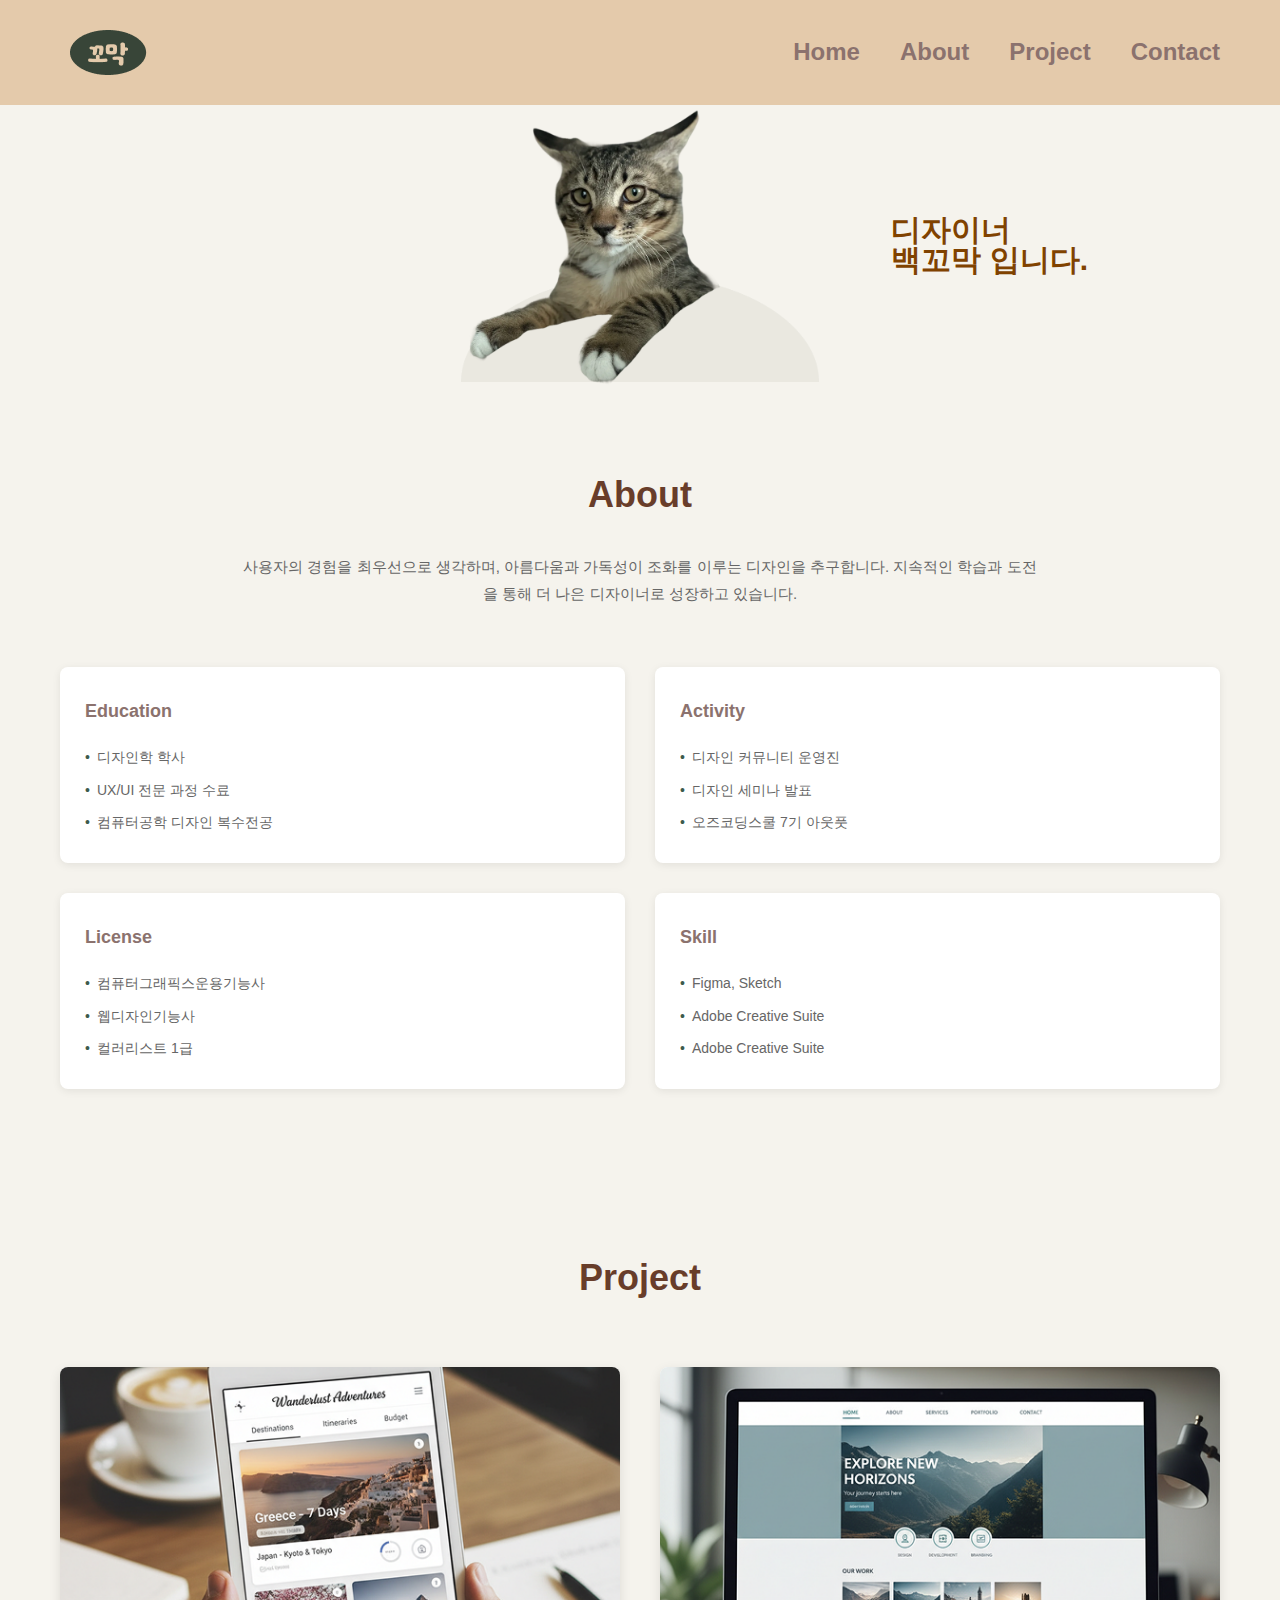
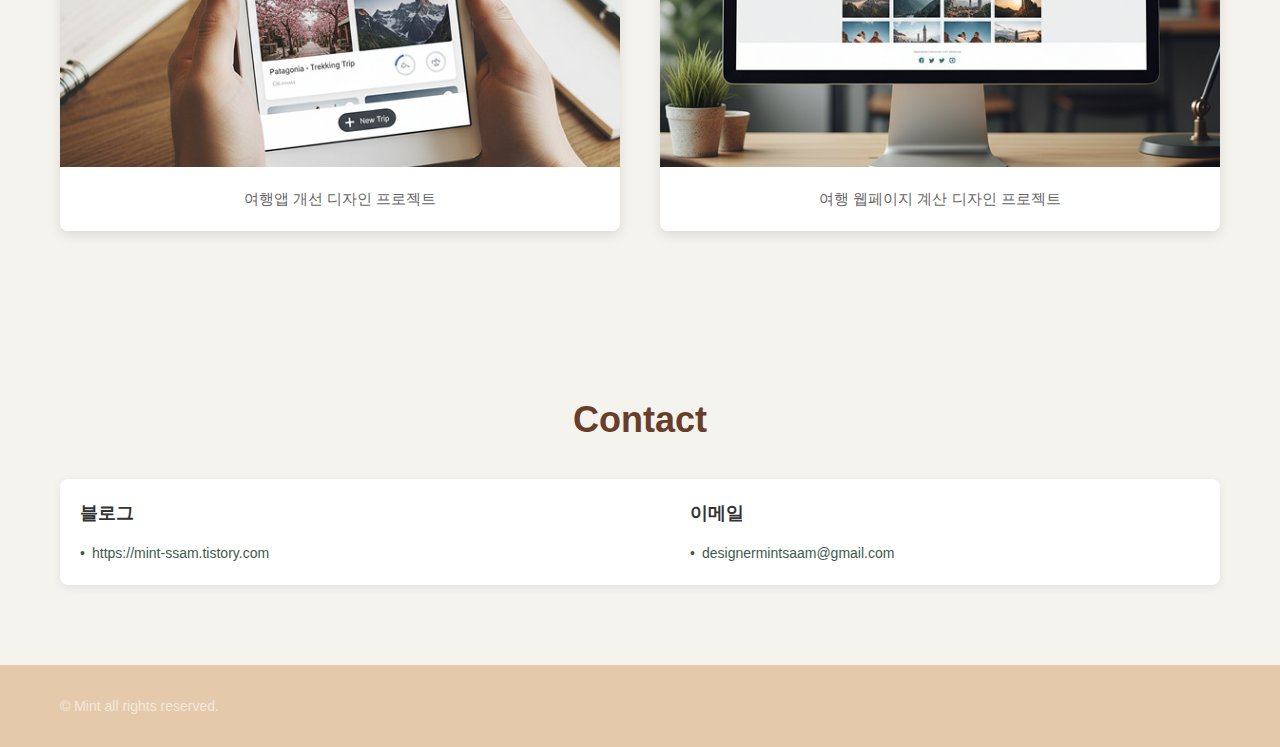
<file: index.html>
<!DOCTYPE html>
<html lang="ko">
<head>
    <meta charset="UTF-8">
    <meta name="viewport" content="width=device-width, initial-scale=1.0">
    <title>민정혜 - 디자이너 포트폴리오</title>
    <link rel="stylesheet" href="style.css">
</head>
<body>
    <!-- Header -->
    <header>
        <div class="logo">
            <a href="index.html"><img src="images/logo.png" alt="꼬막로고"></a>
        </div>
        <nav>
            <ul>
                <li><a href="#home">Home</a></li>
                <li><a href="#about">About</a></li>
                <li><a href="#project">Project</a></li>
                <li><a href="#contact">Contact</a></li>
            </ul>
        </nav>
    </header>

    <!-- Hero Section -->
    <section id="home" class="hero">
        <img src="images/cat-hero.png" alt="고양이 백꼬막">
        <div class="hero-text">
            <p>디자이너</p>
            <p>백꼬막 입니다.</p>
        </div>
    </section>


    <!-- About Section -->
    <section id="about" class="about">
        <h2>About</h2>
        <p class="about-intro">
            사용자의 경험을 최우선으로 생각하며, 아름다움과 가독성이 조화를 이루는 디자인을 추구합니다. 
            지속적인 학습과 도전을 통해 더 나은 디자이너로 성장하고 있습니다.
        </p>
        
        <div class="about-details">
            <section class="about-card">
                <h3>Education</h3>
                <ul>
                    <li>디자인학 학사</li>
                    <li>UX/UI 전문 과정 수료</li>
                    <li>컴퓨터공학 디자인 복수전공</li>
                </ul>
            </section>

            <section class="about-card">
                <h3>Activity</h3>
                <ul>
                    <li>디자인 커뮤니티 운영진</li>
                    <li>디자인 세미나 발표</li>
                    <li>오즈코딩스쿨 7기 아웃풋</li>
                </ul>
            </section>

            <section class="about-card">
                <h3>License</h3>
                <ul>
                    <li>컴퓨터그래픽스운용기능사</li>
                    <li>웹디자인기능사</li>
                    <li>컬러리스트 1급</li>
                </ul>
            </section>

            <section class="about-card">
                <h3>Skill</h3>
                <ul>
                    <li>Figma, Sketch</li>
                    <li>Adobe Creative Suite</li>
                    <li>Adobe Creative Suite</li>
                </ul>
            </section>
        </div>
    </section>

    <!-- Project Section -->
    <section id="project" class="project">
        <h2>Project</h2>
        
        <div class="project-container">
            <section class="project-item">
                <figure>
                    <img src="images/project1.png" alt="여행앱 개선 디자인 프로젝트">
                    <figcaption>여행앱 개선 디자인 프로젝트</figcaption>
                </figure>
            </section>

            <section class="project-item">
                <figure>
                    <img src="images/project2.png" alt="여행 웹페이지 계산 디자인 프로젝트">
                    <figcaption>여행 웹페이지 계산 디자인 프로젝트</figcaption>
                </figure>
            </section>
        </div>
    </section>

    <!-- Contact Section -->
    <section id="contact" class="contact">
        <h2>Contact</h2>
        
        <div class="contact-container">
            <section class="contact-item">
                <h3>블로그</h3>
                <ul>
                    <li><a href="https://mint-ssam.tistory.com">https://mint-ssam.tistory.com</a></li>
                </ul>
            </section>

            <section class="contact-item">
                <h3>이메일</h3>
                <ul>
                    <li><a href="mailto:designermintsaam@gmail.com">designermintsaam@gmail.com</a></li>
                </ul>
            </section>
        </div>
    </section>

    <!-- Footer -->
    <footer>
        <p>&copy; Mint all rights reserved.</p>
    </footer>
</body>
</html>
</file>
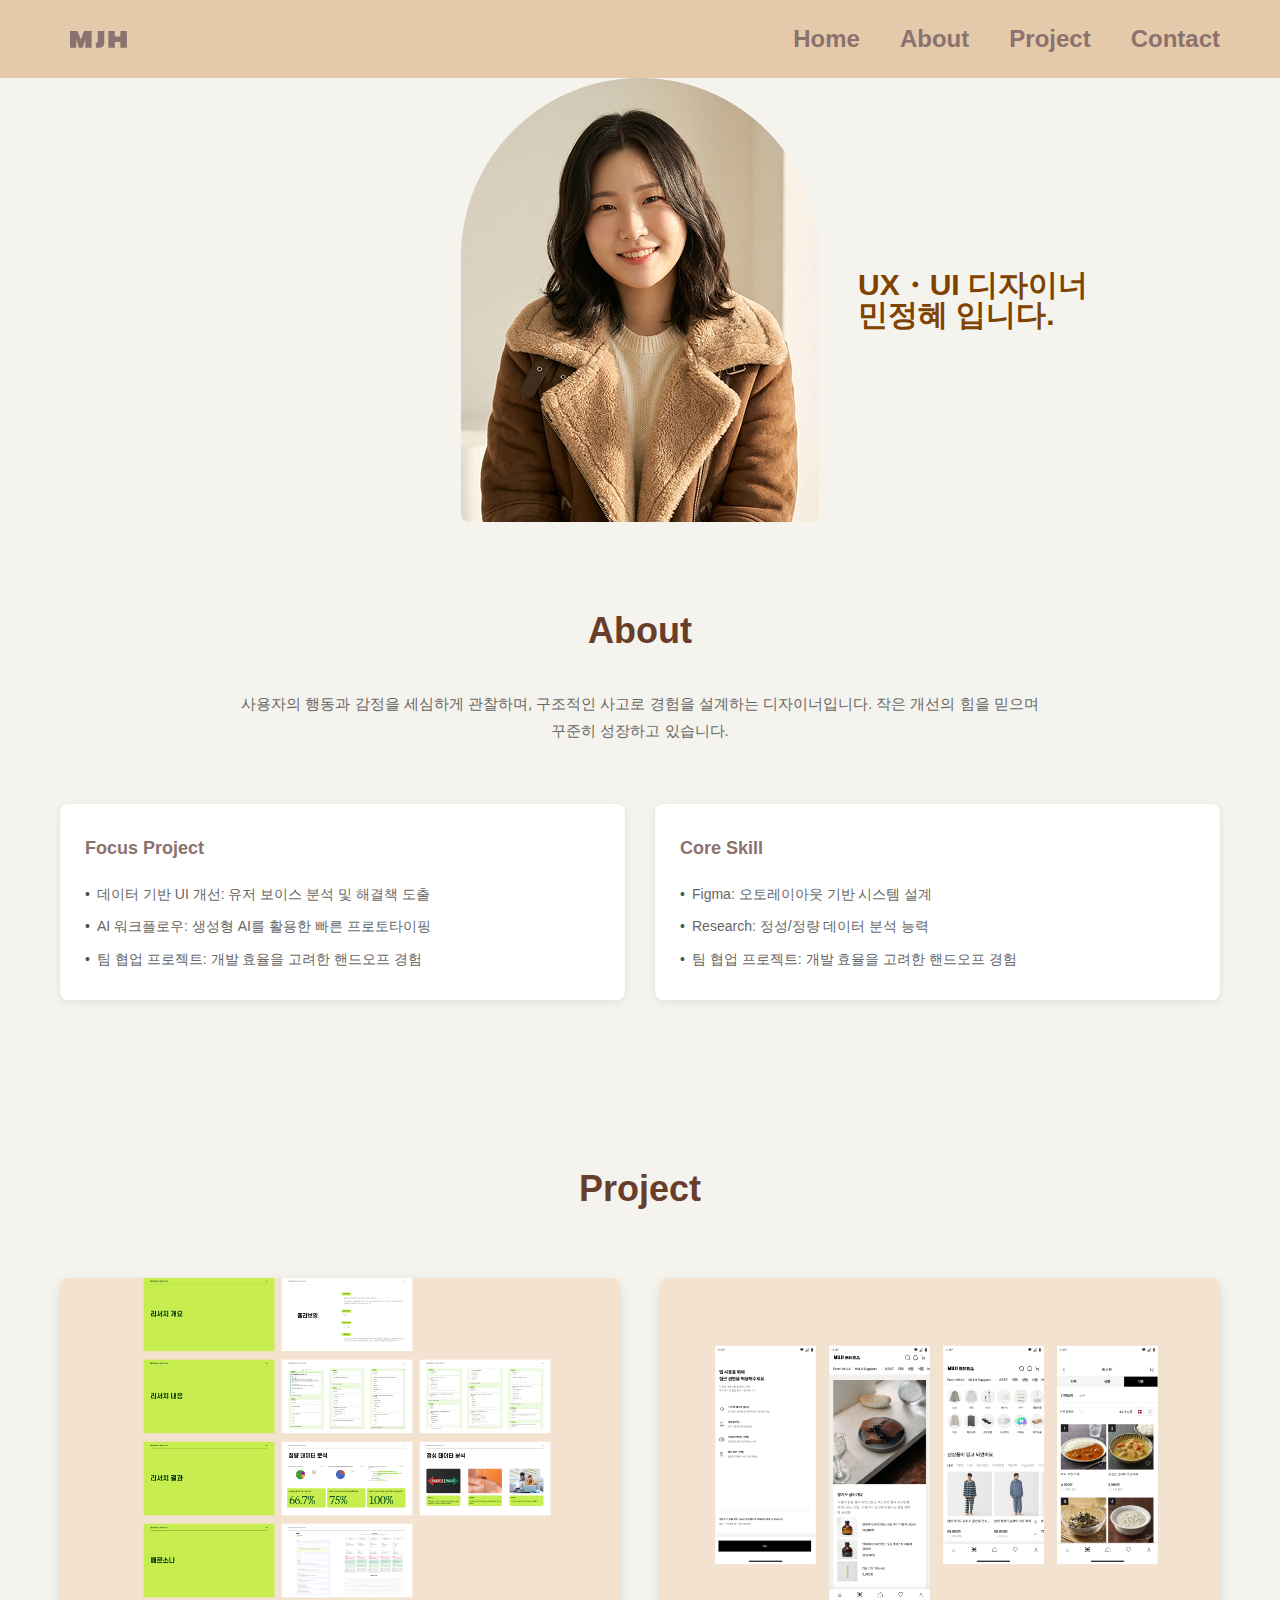
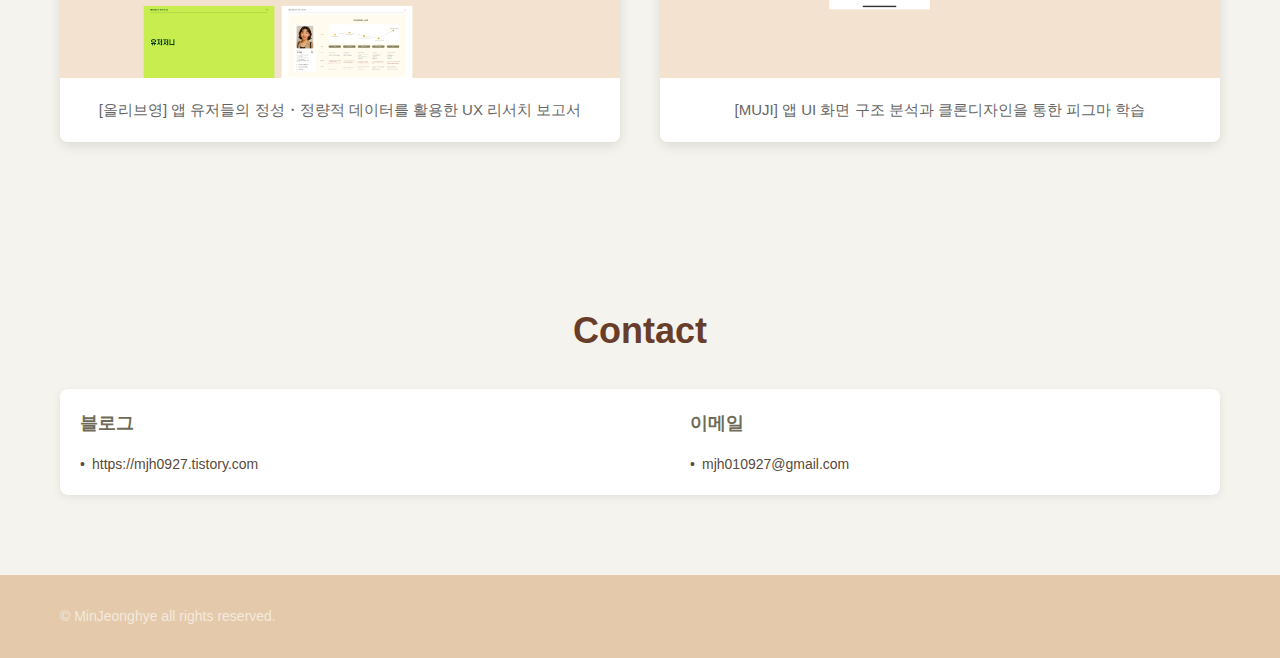
<file: index_mjh.html>
<!DOCTYPE html>
<html lang="ko">
<head>
    <meta charset="UTF-8">
    <meta name="viewport" content="width=device-width, initial-scale=1.0">
    <title>민정혜 - 프로덕트 디자이너 포트폴리오</title>
    <link rel="stylesheet" href="style_mjh.css">
</head>
<body>
    <!-- Header -->
    <header>
        <div class="logo">
            <a href="index.html"><img src="images/logo_img.png" alt="로고"></a>
        </div>
        <nav>
            <ul>
                <li><a href="#home">Home</a></li>
                <li><a href="#about">About</a></li>
                <li><a href="#project">Project</a></li>
                <li><a href="#contact">Contact</a></li>
            </ul>
        </nav>
    </header>

    <!-- Hero Section -->
    <section id="home" class="hero">
        <img src="images/hero_img.png" alt="민정혜 프로필 이미지">
        <div class="hero-text">
            <p>UX・UI 디자이너</p>
            <p>민정혜 입니다.</p>
        </div>
    </section>


    <!-- About Section -->
    <section id="about" class="about">
        <h2>About</h2>
        <p class="about-intro">
            사용자의 행동과 감정을 세심하게 관찰하며, 구조적인 사고로 경험을 설계하는 디자이너입니다. 작은 개선의 힘을 믿으며 꾸준히 성장하고 있습니다.
        </p>
        
        <div class="about-details">
            <section class="about-card">
                <h3>Focus Project</h3>
                <ul>
                    <li>데이터 기반 UI 개선: 유저 보이스 분석 및 해결책 도출</li>
                    <li>AI 워크플로우: 생성형 AI를 활용한 빠른 프로토타이핑</li>
                    <li>팀 협업 프로젝트: 개발 효율을 고려한 핸드오프 경험</li>
                </ul>
            </section>

            <section class="about-card">
                <h3>Core Skill</h3>
                <ul>
                    <li>Figma: 오토레이아웃 기반 시스템 설계</li>
                    <li>Research: 정성/정량 데이터 분석 능력</li>
                    <li>팀 협업 프로젝트: 개발 효율을 고려한 핸드오프 경험</li>
                </ul>
            </section>
        </div>
    </section>

    <!-- Project Section -->
    <section id="project" class="project">
        <h2>Project</h2>
        
        <div class="project-container">
            <section class="project-item">
                <figure>
                    <img src="images/[올리브영] project 1_img.png" alt="올리브영 앱 UX 리서치 보고서">
                    <figcaption>[올리브영] 앱 유저들의 정성・정량적 데이터를 활용한 UX 리서치 보고서</figcaption>
                </figure>
            </section>

            <section class="project-item">
                <figure>
                    <img src="images/[MUJI] project 2_img.png" alt="무지 앱 클론디자인 피그마 학습">
                    <figcaption>[MUJI] 앱 UI 화면 구조 분석과 클론디자인을 통한 피그마 학습</figcaption>
                </figure>
            </section>
        </div>
    </section>

    <!-- Contact Section -->
    <section id="contact" class="contact">
        <h2>Contact</h2>
        
        <div class="contact-container">
            <section class="contact-item">
                <h3>블로그</h3>
                <ul>
                    <li><a href="https://mjh0927.tistory.com">https://mjh0927.tistory.com</a></li>
                </ul>
            </section>

            <section class="contact-item">
                <h3>이메일</h3>
                <ul>
                    <li><a href="mailto:mjh010927@gmail.com">mjh010927@gmail.com</a></li>
                </ul>
            </section>
        </div>
    </section>

    <!-- Footer -->
    <footer>
        <p>&copy; MinJeonghye all rights reserved.</p>
    </footer>
</body>
</html>
</file>
<file: style.css>
/* Reset & Base Styles */
* {
    margin: 0;
    padding: 0;
    box-sizing: border-box;
}

body {
    font-family: -apple-system, BlinkMacSystemFont, 'Segoe UI', 'Malgun Gothic', sans-serif;
    line-height: 1.6;
    color: #333;
    background-color: #FFF5E6;
}
 
a {
    text-decoration: none;
    color: inherit;
}

ul {
    list-style: none;
}

img {
    max-width: 100%;
    height: auto;
    display: block;
}

/* Header */
header {
    display: flex;
    justify-content: space-between;
    align-items: center;
    padding: 20px 60px;
    background-color: #E4CAAB;
}

.logo img {
    padding: 10px;
}

nav ul {
    
    display: flex;
    gap: 40px;
}

nav a {
    font-weight: 900;
    font-size: 24px;
    color: #8B726E; 
    transition: color 0.3s;
}

nav a:hover {
    color: #FFF5E6;
}

/* Hero Section */
.hero {
    display: flex;
    justify-content: center;
    align-items: center;
    padding: 0px 60px;
    background-color: #f5f3ed;
    position: relative;
}

.hero img {
    width: 358px;
}

.hero-text {
    position: absolute;
    right: 15%;
    top: 50%;
    transform: translateY(-50%);
    font-size: 30px;
    font-weight: 900;
    color: #804200;
    line-height: 1;
}

/* About Section */
.about {
    padding: 80px 60px;
    background-color: #f5f3ed;
}

.about h2 {
    text-align: center;
    font-size: 36px;
    margin-bottom: 30px;
    color: #683D2A;
    font-weight: 700;
}

.about-intro {
    text-align: center;
    max-width: 800px;
    margin: 0 auto 60px;
    font-size: 15px;
    color: #666;
    line-height: 1.8;
}

.about-details {
    display: grid;
    grid-template-columns: repeat(2, 1fr);
    gap: 30px;
    max-width: 1200px;
    margin: 0 auto;
}

.about-card {
    background-color: #fff;
    padding: 30px 25px;
    border-radius: 8px;
    box-shadow: 0 2px 8px rgba(0, 0, 0, 0.08);
}

.about-card h3 {
    font-size: 18px;
    margin-bottom: 20px;
    color: #8B726E;
    font-weight: 600;
}

.about-card ul {
    display: flex;
    flex-direction: column;
    gap: 10px;
}

.about-card li {
    font-size: 14px;
    color: #666;
    padding-left: 12px;
    position: relative;
}

.about-card li::before {
    content: "•";
    position: absolute;
    left: 0;
    color: #3d5a4c;
}

/* Project Section */
.project {
    padding: 80px 60px;
    background-color: #f5f3ed;
}

.project h2 {
    text-align: center;
    font-size: 36px;
    margin-bottom: 60px;
    color: #683D2A;
    font-weight: 700;
}

.project-container {
    display: grid;
    grid-template-columns: repeat(2, 1fr);
    gap: 40px;
    max-width: 1200px;
    margin: 0 auto;
}

.project-item figure {
    background-color: #fff;
    border-radius: 8px;
    overflow: hidden;
    box-shadow: 0 4px 12px rgba(0, 0, 0, 0.1);
    transition: transform 0.3s;
}

.project-item figure:hover {
    transform: translateY(-8px);
}

.project-item img {
    width: 100%;
    height: 400px;
    object-fit: cover;
}

.project-item figcaption {
    padding: 20px;
    text-align: center;
    font-size: 15px;
    color: #666;
    background-color: #fff;
}

/* Contact Section */
.contact {
    padding: 80px 60px;
    background-color: #f5f3ed;
}

.contact h2 {
    text-align: center;
    font-size: 36px;
    margin-bottom: 30px;
    color: #683D2A;
    font-weight: 700;
    
}

.contact-container {
    display: grid;
    grid-template-columns: repeat(2, 1fr);
    background-color: #fff;
    border-radius: 8px;
    padding: 20px;
    gap: 100px;
    box-shadow: 0 2px 8px rgba(0, 0, 0, 0.08);
    margin: 0 auto;
}

.contact-item h3 {
    font-size: 18px;
    margin-bottom: 15px;
    color: #333;
    font-weight: 600;
}

.contact-item ul {
    display: flex;
    flex-direction: column;
    gap: 8px;
}

.contact-item li {
    font-size: 14px;
    color: #666;
    padding-left: 12px;
    position: relative;
}

.contact-item li::before {
    content: "•";
    position: absolute;
    left: 0;
    color: #3d5a4c;
}

.contact-item a {
    color: #3d5a4c;
    transition: opacity 0.3s;
}

.contact-item a:hover {
    opacity: 0.7;
}

/* Footer */
footer {
    background-color: #E4CAAB;
    color: rgba(255, 255, 255, 0.6);
    text-align: left;
    padding: 30px 60px;
    font-size: 14px;
}

/* Responsive Design */
@media (max-width: 1024px) {
    .about-details {
        grid-template-columns: repeat(2, 1fr);
    }
    
    .project-container {
        grid-template-columns: 1fr;
    }
}

@media (max-width: 768px) {
    header {
        flex-direction: column;
        gap: 20px;
        padding: 20px 30px;
    }
    
    nav ul {
        gap: 20px;
    }
    
    .hero {
        flex-direction: column;
        padding: 40px 30px;
    }
    
    .hero-text {
        position: static;
        transform: none;
        margin-top: 20px;
        text-align: center;
    }
    
    .about-details {
        grid-template-columns: 1fr;
    }
    
    .contact-container {
        grid-template-columns: 1fr;
    }
    
    .about,
    .project,
    .contact {
        padding: 60px 30px;
    }
}
</file>
<file: style_mjh.css>
/* Reset & Base Styles */
* {
    margin: 0;
    padding: 0;
    box-sizing: border-box;
}

body {
    font-family: -apple-system, BlinkMacSystemFont, 'Segoe UI', 'Malgun Gothic', sans-serif;
    line-height: 1.6;
    color: #333;
    background-color: #FFF5E6;
}
 
a {
    text-decoration: none;
    color: inherit;
}

ul {
    list-style: none;
}

img {
    max-width: 100%;
    height: auto;
    display: block;
}

/* Header */
header {
    display: flex;
    justify-content: space-between;
    align-items: center;
    padding: 20px 60px;
    background-color: #E4CAAB;
}

.logo img {
    padding: 10px;
}

nav ul {
    
    display: flex;
    gap: 40px;
}

nav a {
    font-weight: 900;
    font-size: 24px;
    color: #8B726E; 
    transition: color 0.3s;
}

nav a:hover {
    color: #FFF5E6;
}

/* Hero Section */
.hero {
    display: flex;
    justify-content: center;
    align-items: center;
    padding: 0px 60px;
    background-color: #f5f3ed;
    position: relative;
}

.hero img {
    width: 358px;
}

.hero-text {
    position: absolute;
    right: 15%;
    top: 50%;
    transform: translateY(-50%);
    font-size: 30px;
    font-weight: 900;
    color: #804200;
    line-height: 1;
}

/* About Section */
.about {
    padding: 80px 60px;
    background-color: #f5f3ed;
}

.about h2 {
    text-align: center;
    font-size: 36px;
    margin-bottom: 30px;
    color: #683D2A;
    font-weight: 700;
}

.about-intro {
    text-align: center;
    max-width: 800px;
    margin: 0 auto 60px;
    font-size: 15px;
    color: #666;
    line-height: 1.8;
}

.about-details {
    display: grid;
    grid-template-columns: repeat(2, 1fr);
    gap: 30px;
    max-width: 1200px;
    margin: 0 auto;
}

.about-card {
    background-color: #fff;
    padding: 30px 25px;
    border-radius: 8px;
    box-shadow: 0 2px 8px rgba(0, 0, 0, 0.08);
}

.about-card h3 {
    font-size: 18px;
    margin-bottom: 20px;
    color: #8B726E;
    font-weight: 600;
}

.about-card ul {
    display: flex;
    flex-direction: column;
    gap: 10px;
}

.about-card li {
    font-size: 14px;
    color: #666;
    padding-left: 12px;
    position: relative;
}

.about-card li::before {
    content: "•";
    position: absolute;
    left: 0;
    color: #3d5a4c;
}

/* Project Section */
.project {
    padding: 80px 60px;
    background-color: #f5f3ed;
}

.project h2 {
    text-align: center;
    font-size: 36px;
    margin-bottom: 60px;
    color: #683D2A;
    font-weight: 700;
}

.project-container {
    display: grid;
    grid-template-columns: repeat(2, 1fr);
    gap: 40px;
    max-width: 1200px;
    margin: 0 auto;
}

.project-item figure {
    background-color: #fff;
    border-radius: 8px;
    overflow: hidden;
    box-shadow: 0 4px 12px rgba(0, 0, 0, 0.1);
    transition: transform 0.3s;
}

.project-item figure:hover {
    transform: translateY(-8px);
}

.project-item img {
    width: 100%;
    height: 400px;
    object-fit: cover;
}

.project-item figcaption {
    padding: 20px;
    text-align: center;
    font-size: 15px;
    color: #666;
    background-color: #fff;
}

/* Contact Section */
.contact {
    padding: 80px 60px;
    background-color: #f5f3ed;
}

.contact h2 {
    text-align: center;
    font-size: 36px;
    margin-bottom: 30px;
    color: #683D2A;
    font-weight: 700;
    
}

.contact-container {
    display: grid;
    grid-template-columns: repeat(2, 1fr);
    background-color: #fff;
    border-radius: 8px;
    padding: 20px;
    gap: 100px;
    box-shadow: 0 2px 8px rgba(0, 0, 0, 0.08);
    margin: 0 auto;
}

.contact-item h3 {
    font-size: 18px;
    margin-bottom: 15px;
    color: #706B59;
    font-weight: 600;
}

.contact-item ul {
    display: flex;
    flex-direction: column;
    gap: 8px;
}

.contact-item li {
    font-size: 14px;
    color: #666;
    padding-left: 12px;
    position: relative;
}

.contact-item li::before {
    content: "•";
    position: absolute;
    left: 0;
    color: #5a4b3d;
}

.contact-item a {
    color: #5a4b3d;
    transition: opacity 0.3s;
}

.contact-item a:hover {
    opacity: 0.7;
}

/* Footer */
footer {
    background-color: #E4CAAB;
    color: rgba(255, 255, 255, 0.6);
    text-align: left;
    padding: 30px 60px;
    font-size: 14px;
}

/* Responsive Design */
@media (max-width: 1024px) {
    .about-details {
        grid-template-columns: repeat(2, 1fr);
    }
    
    .project-container {
        grid-template-columns: 1fr;
    }
}

@media (max-width: 768px) {
    header {
        flex-direction: column;
        gap: 20px;
        padding: 20px 30px;
    }
    
    nav ul {
        gap: 20px;
    }
    
    .hero {
        flex-direction: column;
        padding: 40px 30px;
    }
    
    .hero-text {
        position: static;
        transform: none;
        margin-top: 20px;
        text-align: center;
    }
    
    .about-details {
        grid-template-columns: 1fr;
    }
    
    .contact-container {
        grid-template-columns: 1fr;
    }
    
    .about,
    .project,
    .contact {
        padding: 60px 30px;
    }
}
</file>
